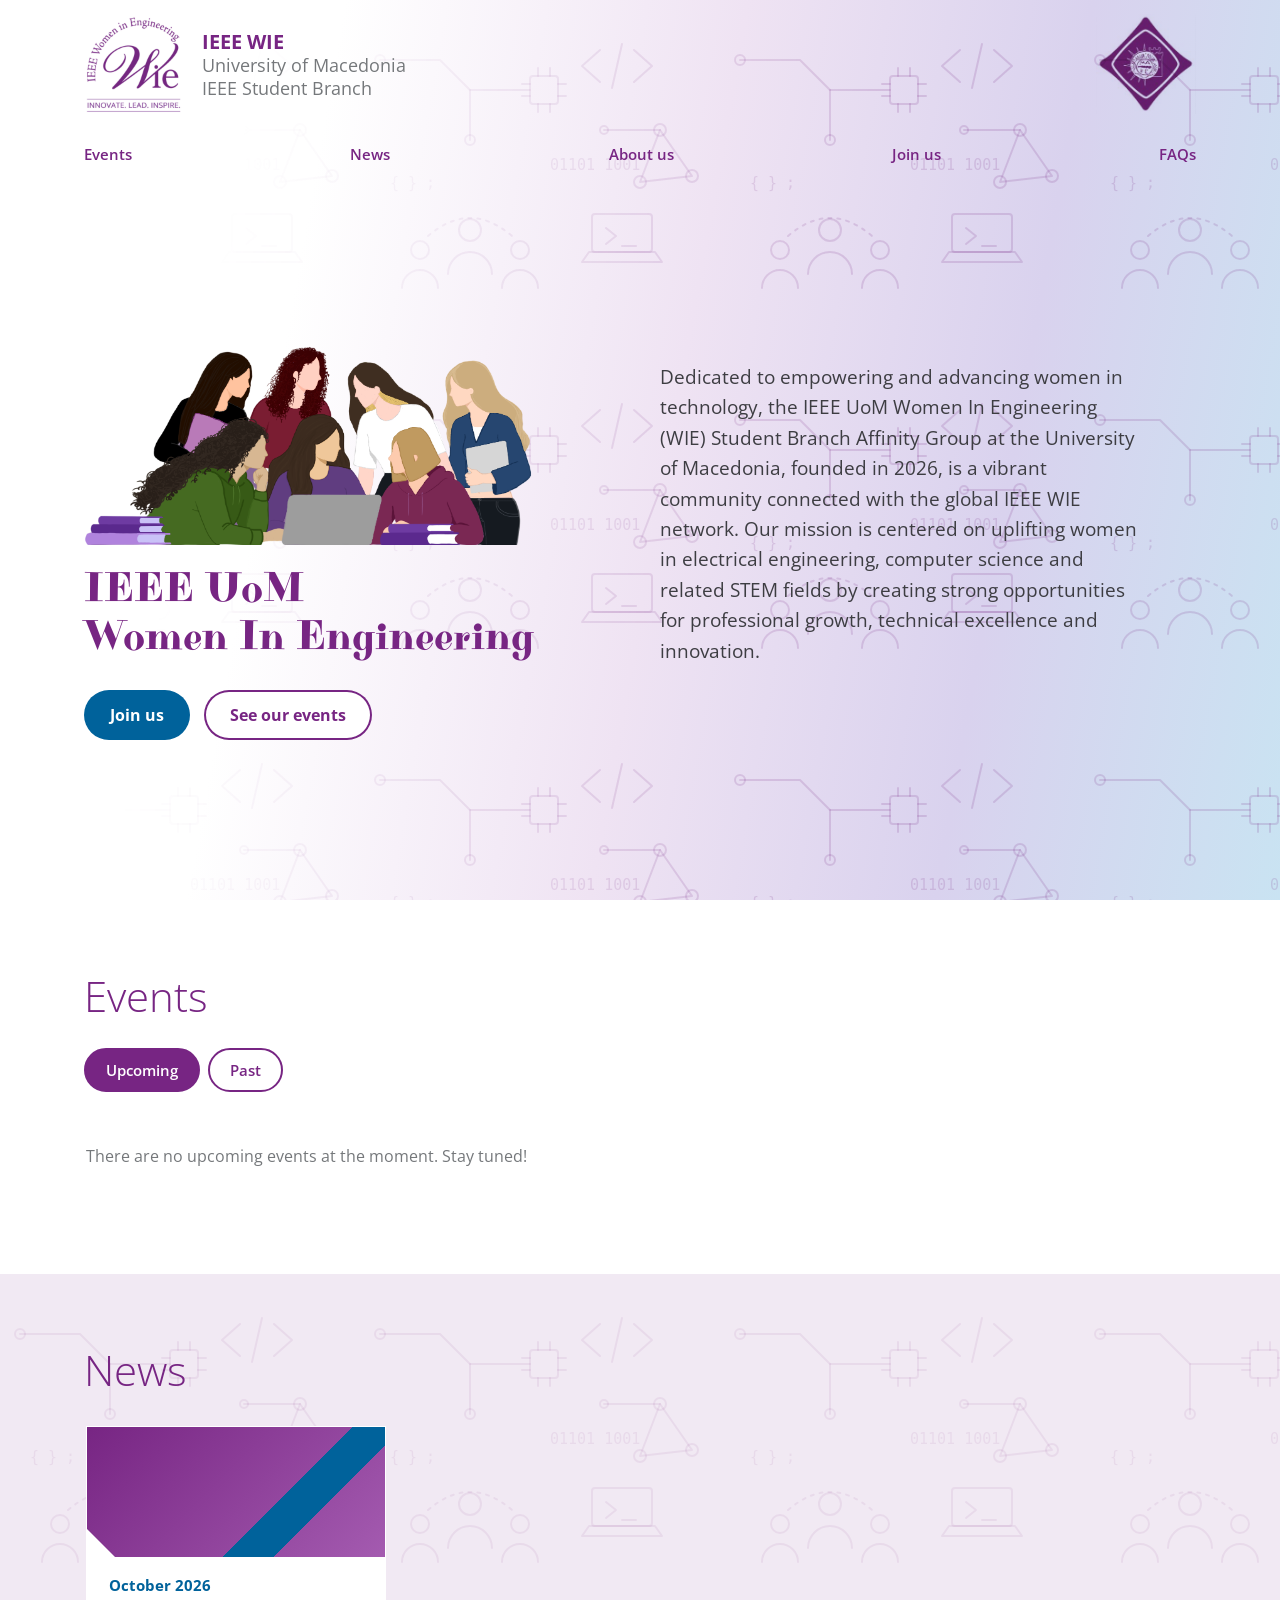
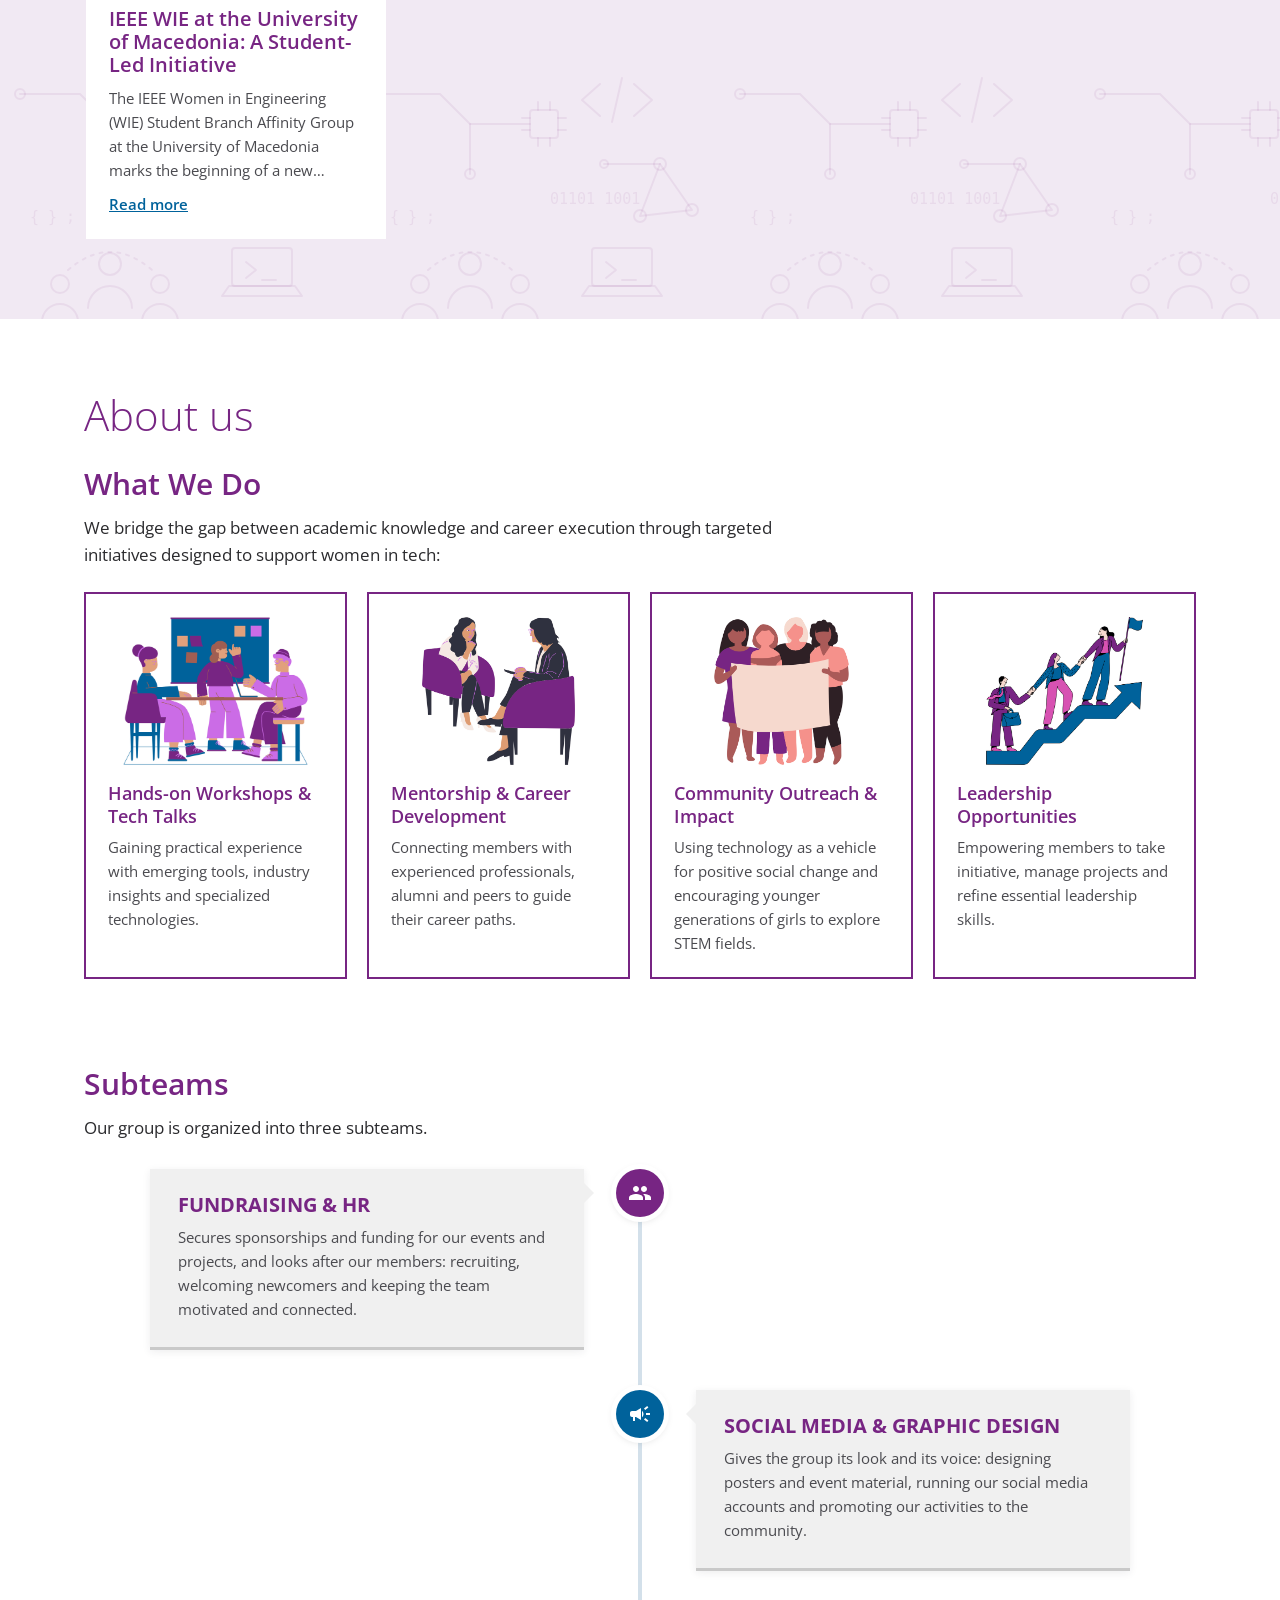
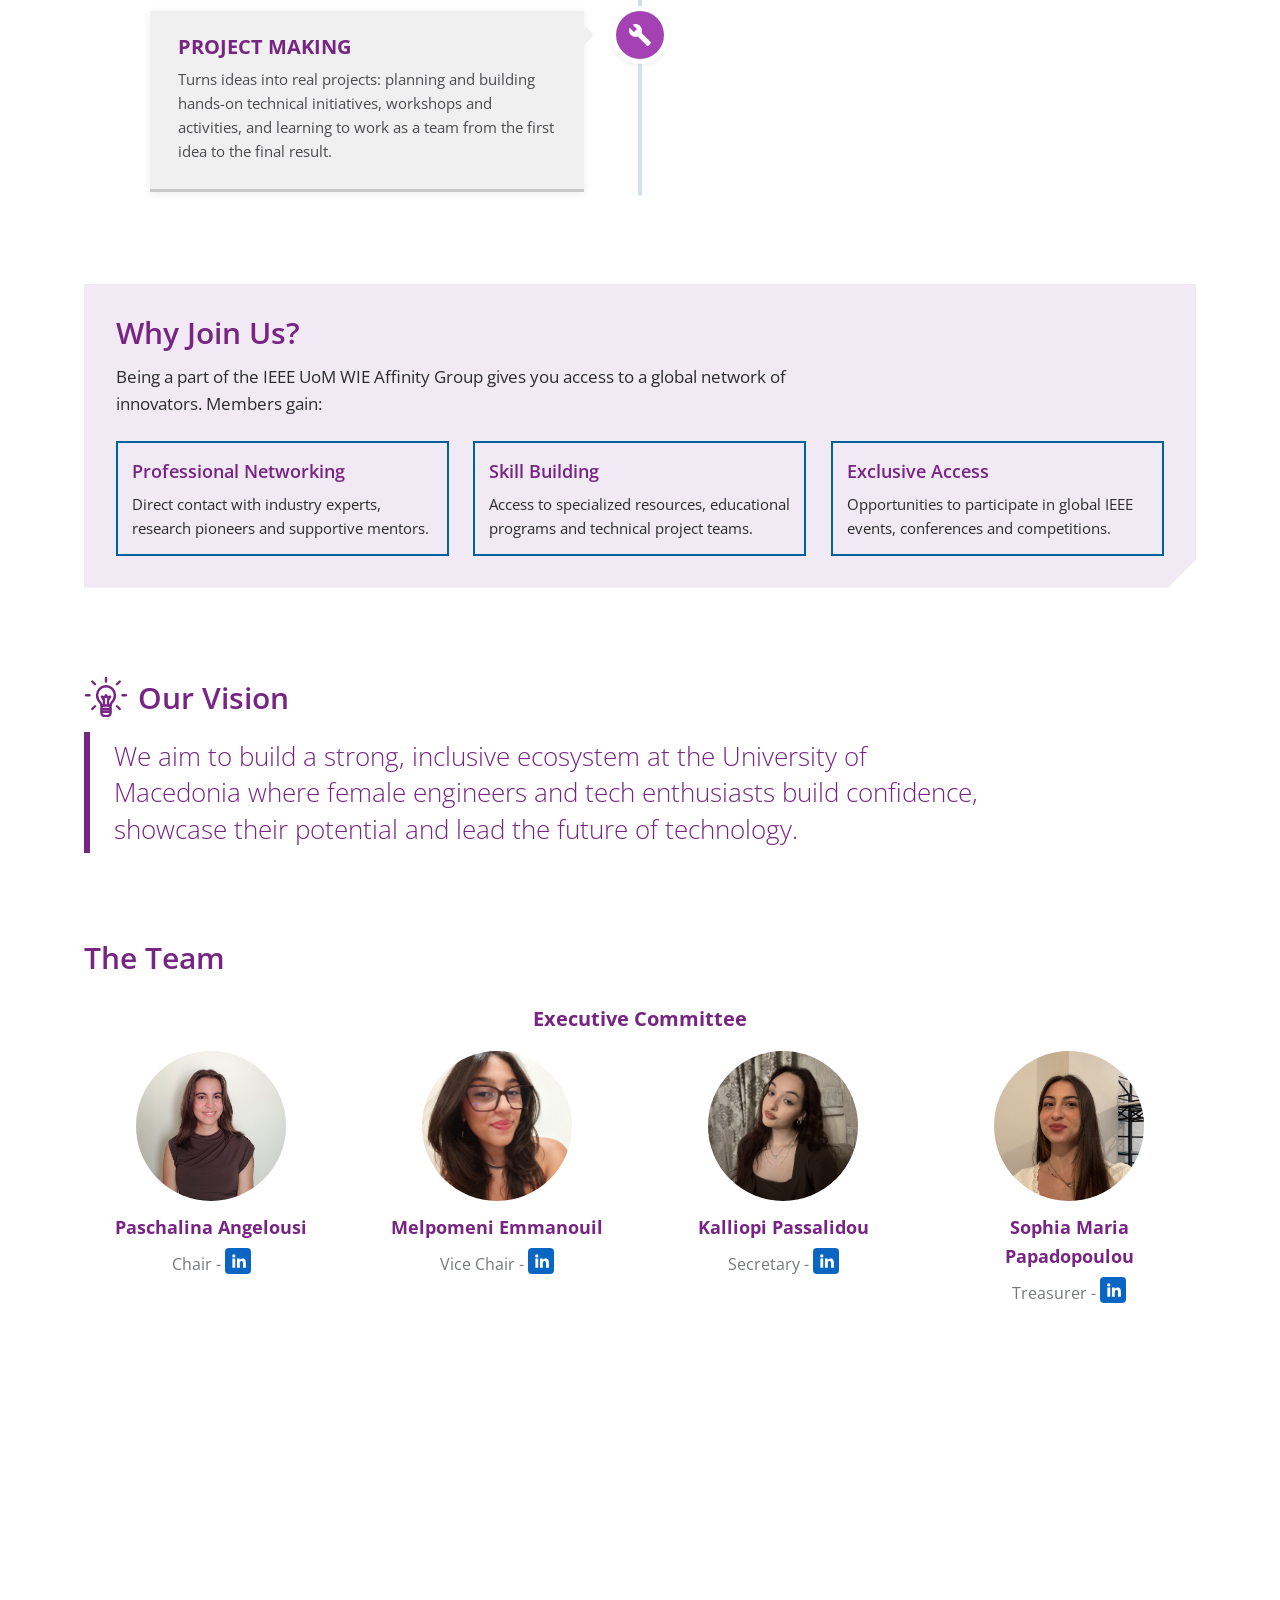
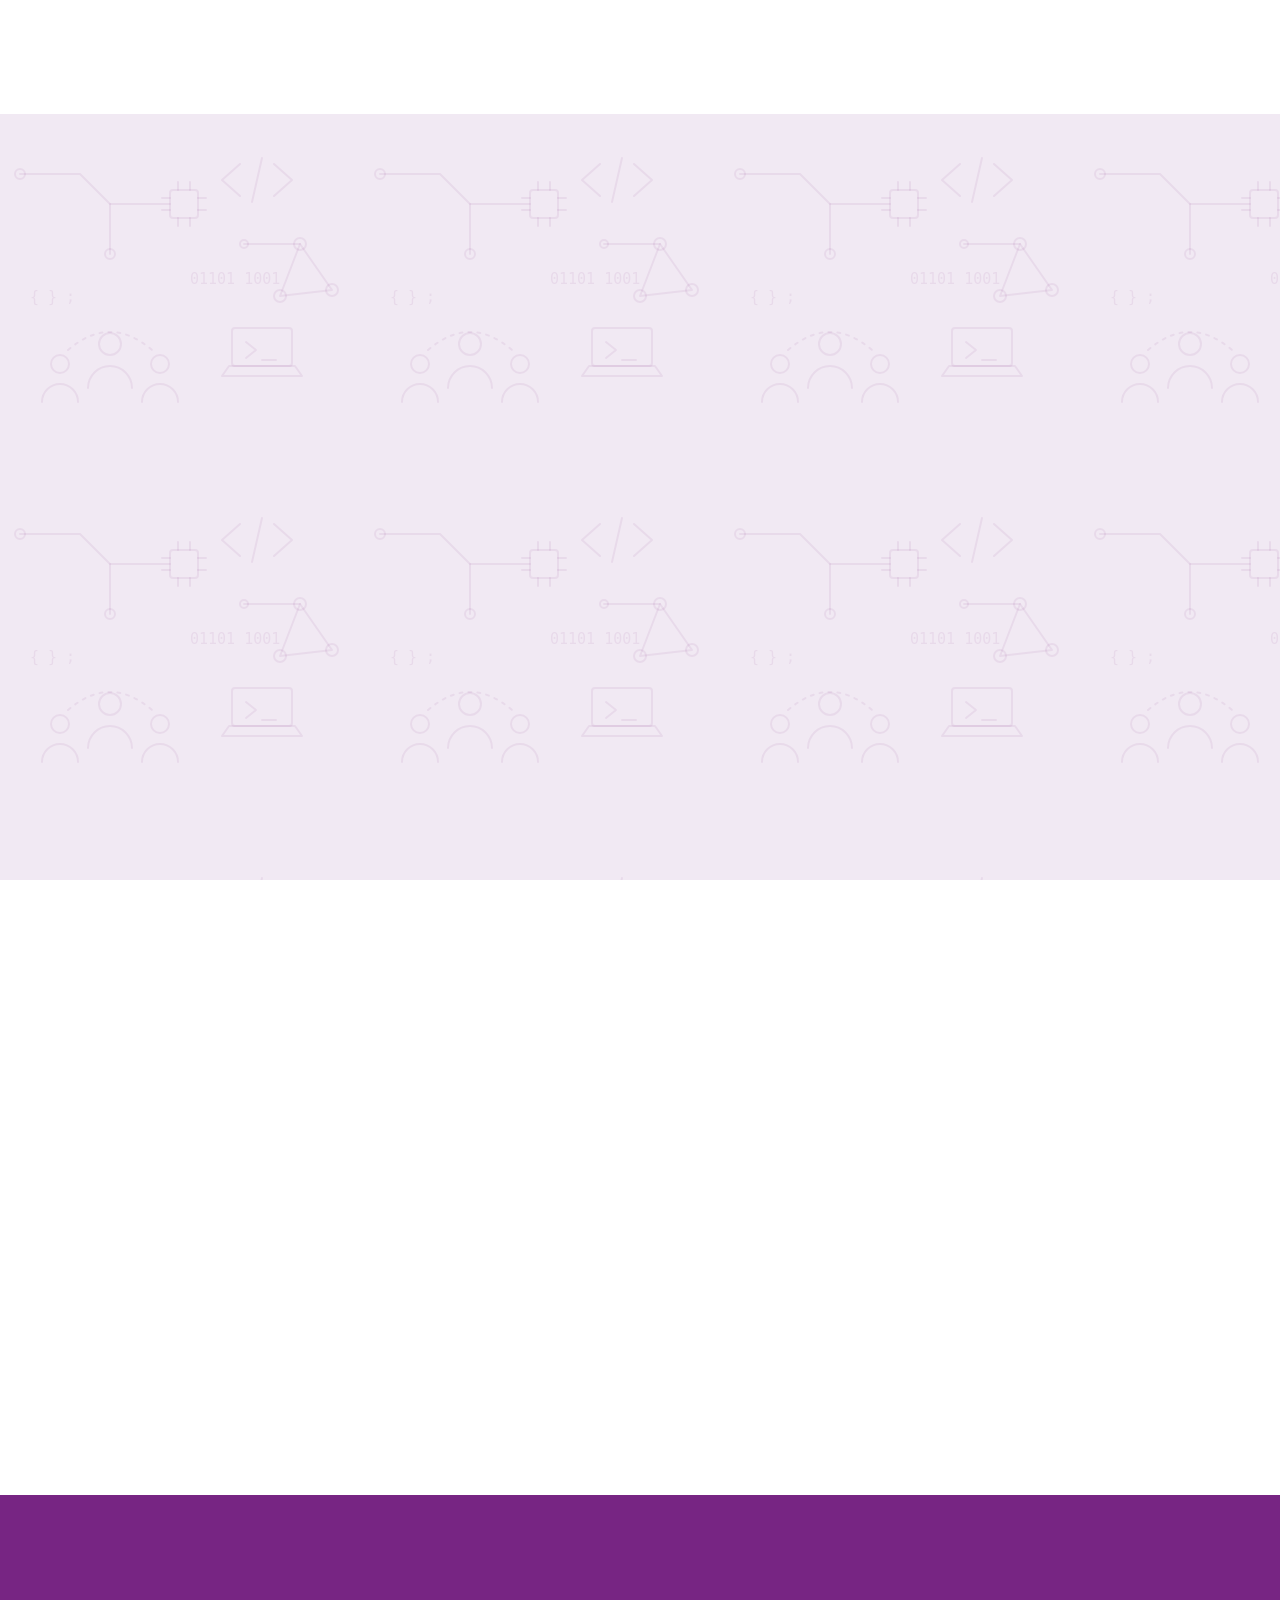
<file: wie-site/wie-site/index.html>
<!DOCTYPE html>
<html lang="en">

<head>
  <meta charset="utf-8">
  <meta name="viewport" content="width=device-width, initial-scale=1, viewport-fit=cover">
  <link rel="icon" type="image/png" href="assets/favicon.png">
  <link rel="apple-touch-icon" href="assets/favicon.png">
  <title>IEEE WIE – University of Macedonia</title>

  <!-- Fonts (Google Fonts) -->
  <link rel="preconnect" href="https://fonts.googleapis.com">
  <link rel="preconnect" href="https://fonts.gstatic.com" crossorigin>
  <link href="https://fonts.googleapis.com/css2?family=Open+Sans:wght@300;400;600;700&display=swap" rel="stylesheet">
  <!-- Tangerine is loaded but not used by any style at the moment -->
  <link rel="preconnect" href="https://fonts.googleapis.com">
<link rel="preconnect" href="https://fonts.gstatic.com" crossorigin>
<link href="https://fonts.googleapis.com/css2?family=Purple+Purse&display=swap" rel="stylesheet">

  <!-- Bitcount Ink: used for the "innovate. lead. inspire." tagline in the footer -->
  <link href="https://fonts.googleapis.com/css2?family=Bitcount+Ink:wght@100..900&display=swap" rel="stylesheet">

  <link rel="stylesheet" href="styles.css">
</head>

<body>

<main>

  <!-- ======================================================================
       HERO (includes the header with the logos)
       ====================================================================== -->
  <div class="hero">

    <header>
      <div class="container site-header">
        <img class="logo-wie" src="assets/wie-logo.png" alt="IEEE Women in Engineering – Innovate. Lead. Inspire.">
        <div class="brand-name">
          IEEE WIE
          <span>University of Macedonia<br>IEEE Student Branch</span>
        </div>
        <img class="logo-uom" src="assets/uom-logo.jpg" alt="University of Macedonia logo">
      </div>
      <!-- Navigation: a row of links on desktop, a menu button on mobile -->
      <nav class="site-nav" aria-label="Main navigation">
        <div class="container">
          <button class="nav-toggle" type="button" aria-expanded="false" aria-controls="nav-menu" aria-label="Open menu">
            <span class="nav-toggle-bar"></span>
            <span class="nav-toggle-bar"></span>
            <span class="nav-toggle-bar"></span>
          </button>

          <ul class="nav-menu" id="nav-menu">
            <li><a href="#events">Events</a></li>
            <li><a href="#news">News</a></li>
            <li><a href="#about">About us</a></li>
            <li><a href="#join">Join us</a></li>
            <li><a href="#faq">FAQs</a></li>
          </ul>
        </div>
      </nav>
    </header>

    <div class="container">

      <!-- Left column: title and buttons -->
      <div class="hero-main">

        <div class="hero-art">
    <img
     src="assets/homepage-crop.png"
    alt="Women in engineering and technology"
  > </div>
        <h1 class="tangerine-bold">IEEE UoM <br>Women In Engineering</h1>

        <!-- Keep both buttons on one line with no space between them: a gap would shift the layout -->
        <div class="hero-buttons"><a class="btn blue" href="#join">Join us</a> <a class="btn ghost" href="#events">See our events</a></div>
      </div>

      <!-- Right column: description (on mobile the order is title, text, buttons) -->
      <p class="hero-text">
        Dedicated to empowering and advancing women in technology, the IEEE UoM Women In Engineering (WIE) Student Branch Affinity Group at the University of Macedonia, founded in 2026, is a vibrant community connected with the global IEEE WIE network. Our mission is centered on uplifting women in electrical engineering, computer science and related STEM fields by creating strong opportunities for professional growth, technical excellence and innovation.
      </p>

    </div>
  </div>


  <!-- ======================================================================
       EVENTS
       The two buttons switch between the lists (see script.js).
       data-tab must match the id of the list it shows.
       ====================================================================== -->
  <section id="events">
    <div class="container">
      <h2>Events</h2>

      <div class="tabs" role="tablist">
        <button role="tab" aria-selected="true" data-tab="events-upcoming">Upcoming</button>
        <button role="tab" aria-selected="false" data-tab="events-past">Past</button>
      </div>

      <!-- Upcoming events -->
      <div class="carousel" id="events-upcoming">
        <button class="carousel-btn carousel-prev" type="button" aria-label="Previous"><svg width="24" height="24" viewBox="0 0 24 24" fill="none" stroke="currentColor" stroke-width="3" stroke-linecap="round" stroke-linejoin="round" aria-hidden="true" focusable="false"><polyline points="15 5 8 12 15 19"></polyline></svg></button>
        <div class="carousel-track" tabindex="0">
        <p class="empty-message">There are no upcoming events at the moment. Stay tuned!</p>
        </div>
        <button class="carousel-btn carousel-next" type="button" aria-label="Next"><svg width="24" height="24" viewBox="0 0 24 24" fill="none" stroke="currentColor" stroke-width="3" stroke-linecap="round" stroke-linejoin="round" aria-hidden="true" focusable="false"><polyline points="9 5 16 12 9 19"></polyline></svg></button>
        <p class="section-note"><a href="#events-upcoming" class="expand-link" data-expand="events-upcoming" role="button" aria-expanded="false" aria-controls="events-upcoming">All events</a></p>
      </div>

      <!-- Past events (hidden until the "Past" tab is selected) -->
      <div class="carousel" id="events-past" hidden>
        <button class="carousel-btn carousel-prev" type="button" aria-label="Previous"><svg width="24" height="24" viewBox="0 0 24 24" fill="none" stroke="currentColor" stroke-width="3" stroke-linecap="round" stroke-linejoin="round" aria-hidden="true" focusable="false"><polyline points="15 5 8 12 15 19"></polyline></svg></button>
        <div class="carousel-track" tabindex="0">
        <p class="empty-message">There are no past events yet.</p>
        </div>
        <button class="carousel-btn carousel-next" type="button" aria-label="Next"><svg width="24" height="24" viewBox="0 0 24 24" fill="none" stroke="currentColor" stroke-width="3" stroke-linecap="round" stroke-linejoin="round" aria-hidden="true" focusable="false"><polyline points="9 5 16 12 9 19"></polyline></svg></button>
        <p class="section-note"><a href="#events-past" class="expand-link" data-expand="events-past" role="button" aria-expanded="false" aria-controls="events-past">All events</a></p>
      </div>

    </div>
  </section>


  <!-- ======================================================================
       NEWS
       ====================================================================== -->
  <section id="news" class="section-tinted">
    <div class="container">
      <h2>News</h2>

      <div class="carousel" id="news-list">
        <button class="carousel-btn carousel-prev" type="button" aria-label="Previous"><svg width="24" height="24" viewBox="0 0 24 24" fill="none" stroke="currentColor" stroke-width="3" stroke-linecap="round" stroke-linejoin="round" aria-hidden="true" focusable="false"><polyline points="15 5 8 12 15 19"></polyline></svg></button>
        <div class="carousel-track" tabindex="0">
        <article class="card">
          <div class="placeholder-img" role="img" aria-label="Image placeholder"></div>
          <span class="card-date">October 2026</span>
          <h3>IEEE WIE at the University of Macedonia: A Student-Led Initiative</h3>

          <!-- Short text shown on the card (about 4 lines) -->
          <p>The IEEE Women in Engineering (WIE) Student Branch Affinity Group at the University of Macedonia
            marks the beginning of a new student-led initiative focused on engineering, technology, collaboration, and inclusion.</p>

          <!-- Full article: hidden on the card, shown in a pop-up when "Read more" is clicked -->
          <div class="card-full" hidden>
            <p>The establishment of the IEEE Women In Engineering (WIE) Student Branch Affinity Group at the University of Macedonia
              marks the beginning of a new student-led initiative focused on engineering, technology, collaboration, and inclusion.</p>
            <p>Founded through the initiative of seven female students, the group aims to foster a supportive community where students can exchange ideas,
              develop their skills, and explore opportunities for academic and professional growth.</p>
            <p>Through events, educational activities, networking opportunities, and collaborations with academic and industry professionals, IEEE WIE seeks to encourage
              engagement with engineering and technology while promoting an inclusive environment in which students can learn, connect, and grow together.</p>
            <p>As we begin this journey, our goal is to build a strong and active community that creates meaningful opportunities for students and contributes to a more inclusive
              future in engineering and technology. We invite students from all backgrounds to join us in shaping the future of engineering and technology at the University of Macedonia.</p>
          </div>

          <a class="card-link" href="#">Read more</a>
        </article>

        </div>
        <button class="carousel-btn carousel-next" type="button" aria-label="Next"><svg width="24" height="24" viewBox="0 0 24 24" fill="none" stroke="currentColor" stroke-width="3" stroke-linecap="round" stroke-linejoin="round" aria-hidden="true" focusable="false"><polyline points="9 5 16 12 9 19"></polyline></svg></button>
      </div>

      <p class="section-note"><a href="#news-list" class="expand-link" data-expand="news-list" role="button" aria-expanded="false" aria-controls="news-list">All news</a></p>
    </div>
  </section>


  <!-- ======================================================================
       ABOUT US
       ====================================================================== -->
  <section id="about">
    <div class="container">
      <h2>About us</h2>

      <!-- What we do: four cards, each with an illustration -->
      <div class="about-block">
        <h3 class="about-heading">What We Do</h3>
        <p class="about-intro">We bridge the gap between academic knowledge and career execution through targeted initiatives designed to support women in tech:</p>

        <div class="feature-grid">
          <article class="feature">
            <img class="feature-icon" src="assets/icon-workshops.png" alt="">
            <h4 class="feature-title">Hands-on Workshops &amp; Tech Talks</h4>
            <p>Gaining practical experience with emerging tools, industry insights and specialized technologies.</p>
          </article>

          <article class="feature">
            <img class="feature-icon" src="assets/icon-mentorship.png" alt="">
            <h4 class="feature-title">Mentorship &amp; Career Development</h4>
            <p>Connecting members with experienced professionals, alumni and peers to guide their career paths.</p>
          </article>

          <article class="feature">
            <img class="feature-icon" src="assets/icon-outreach.png" alt="">
            <h4 class="feature-title">Community Outreach &amp; Impact</h4>
            <p>Using technology as a vehicle for positive social change and encouraging younger generations of girls to explore STEM fields.</p>
          </article>

          <article class="feature">
            <img class="feature-icon" src="assets/icon-leadership.png" alt="">
            <h4 class="feature-title">Leadership Opportunities</h4>
            <p>Empowering members to take initiative, manage projects and refine essential leadership skills.</p>
          </article>
        </div>
      </div>

      <!-- Subteams: timeline -->
<div class="about-block">
  <h3 class="about-heading">Subteams</h3>
  <p class="about-intro">Our group is organized into three subteams.</p>

  <div class="timeline" id="subteams-timeline">

    <div class="tl-item">
      <span class="tl-icon" aria-hidden="true">
        <svg viewBox="0 0 24 24"><path d="M16 11c1.66 0 2.99-1.34 2.99-3S17.66 5 16 5c-1.66 0-3 1.34-3 3s1.34 3 3 3zm-8 0c1.66 0 2.99-1.34 2.99-3S9.66 5 8 5C6.34 5 5 6.34 5 8s1.34 3 3 3zm0 2c-2.33 0-7 1.17-7 3.5V19h14v-2.5c0-2.33-4.67-3.5-7-3.5zm8 0c-.29 0-.62.02-.97.05 1.16.84 1.97 1.97 1.97 3.45V19h6v-2.5c0-2.33-4.67-3.5-7-3.5z"/></svg>
      </span>
      <div class="tl-card">
        <h4>Fundraising &amp; HR</h4>
        <p>Secures sponsorships and funding for our events and projects, and looks after our members: recruiting, welcoming newcomers and keeping the team motivated and connected.</p>
      </div>
    </div>

    <div class="tl-item">
      <span class="tl-icon" aria-hidden="true">
        <svg viewBox="0 0 24 24"><path d="M18 11v2h4v-2h-4zm-2 6.61c.96.71 2.21 1.65 3.2 2.39.4-.53.8-1.07 1.2-1.6-.99-.74-2.24-1.68-3.2-2.4-.4.54-.8 1.08-1.2 1.61zM20.4 5.6c-.4-.53-.8-1.07-1.2-1.6-.99.74-2.24 1.68-3.2 2.4.4.53.8 1.07 1.2 1.6.96-.72 2.21-1.65 3.2-2.4zM4 9c-1.1 0-2 .9-2 2v2c0 1.1.9 2 2 2h1v4h2v-4h1l5 3V6L8 9H4zm11.5 3c0-1.33-.58-2.53-1.5-3.35v6.69c.92-.81 1.5-2.01 1.5-3.34z"/></svg>
      </span>
      <div class="tl-card">
        <h4>Social Media &amp; Graphic Design</h4>
        <p>Gives the group its look and its voice: designing posters and event material, running our social media accounts and promoting our activities to the community.</p>
      </div>
    </div>

    <div class="tl-item">
      <span class="tl-icon" aria-hidden="true">
        <svg viewBox="0 0 24 24"><path d="M22.7 19l-9.1-9.1c.9-2.3.4-5-1.5-6.9-2-2-5-2.4-7.4-1.3L9 6 6 9 1.6 4.7C.4 7.1.9 10.1 2.9 12.1c1.9 1.9 4.6 2.4 6.9 1.5l9.1 9.1c.4.4 1 .4 1.4 0l2.3-2.3c.5-.4.5-1.1.1-1.4z"/></svg>
      </span>
      <div class="tl-card">
        <h4>Project Making</h4>
        <p>Turns ideas into real projects: planning and building hands-on technical initiatives, workshops and activities, and learning to work as a team from the first idea to the final result.</p>
      </div>
    </div>

  </div>
</div>   

      <!-- Why join us: highlighted panel with three benefits -->
      <div class="about-block why-panel">
        <h3 class="about-heading">Why Join Us?</h3>
        <p class="about-intro">Being a part of the IEEE UoM WIE Affinity Group gives you access to a global network of innovators. Members gain:</p>

        <div class="perks">
          <div class="perk">
            <h4 class="perk-title">Professional Networking</h4>
            <p>Direct contact with industry experts, research pioneers and supportive mentors.</p>
          </div>

          <div class="perk">
            <h4 class="perk-title">Skill Building</h4>
            <p>Access to specialized resources, educational programs and technical project teams.</p>
          </div>

          <div class="perk">
            <h4 class="perk-title">Exclusive Access</h4>
            <p>Opportunities to participate in global IEEE events, conferences and competitions.</p>
          </div>
        </div>
      </div>

      <!-- Vision: large statement -->
      <div class="about-block">
        <h3 class="about-heading about-heading-icon">
          <!-- Lightbulb icon with rays (takes the heading's purple color) -->
          <svg viewBox="0 0 64 64" aria-hidden="true">
            <path d="M24 39C20 35 19 32 19 28A13 13 0 0 1 45 28C45 32 44 35 40 39C39 40.5 38.5 41.5 38.5 43L25.5 43C25.5 41.5 25 40.5 24 39Z"/>
            <path d="M29 43V35L26 30L30 31L32 28L34 31L38 30L35 35V43"/>
            <path d="M25.5 43V54Q25.5 58 32 58Q38.5 58 38.5 54V43"/>
            <path d="M25.5 48H38.5M25.5 52H38.5"/>
            <path d="M32 3V8M3 28H8M56 28H61M12 8L16 12M52 8L48 12M12 48L16 44M52 48L48 44"/>
          </svg>
          Our Vision
        </h3>
        <p class="vision">We aim to build a strong, inclusive ecosystem at the University of Macedonia where female engineers and tech enthusiasts build confidence, showcase their potential and lead the future of technology.</p>
      </div>


      <!-- Team members -->
<div class="team">
  <h3 class="team-title">The Team</h3>

  <h4 class="team-subtitle">Executive Committee</h4>
  <div class="grid team-grid">
    <div class="person">
      <!-- Η εικόνα αντικαθιστά πλήρως το placeholder div -->
      <img src="assets/Paschalina_Angelousi.jpg" alt="Paschalina Angelousi" class="avatar">
      <b>Paschalina Angelousi</b>
      <span>Chair -  </span>
      <a href="https://www.linkedin.com/in/paschalina-angelousi-9a2558331" target="_blank" rel="noopener" class="linkedin-link" aria-label="LinkedIn Profile">
          <svg viewBox="0 0 24 24"><path d="M4.5 8.8h3.8V21H4.5zM6.4 3a2.2 2.2 0 1 1 0 4.4 2.2 2.2 0 0 1 0-4.4zM10.6 8.8h3.6v1.7c.5-1 1.8-2 3.7-2 3.9 0 4.6 2.5 4.6 5.8V21h-3.8v-5.8c0-1.4 0-3.2-2-3.2s-2.3 1.5-2.3 3.1V21h-3.8z"/></svg>

      </a>
    </div>

    <div class="person">
      <img src="assets/Melpomeni_Emmanouil.jpg" alt="Melpomeni Emmanouil" class="avatar">
      <b>Melpomeni Emmanouil</b>
      <span>Vice Chair -  </span>
      <a href="https://www.linkedin.com/in/melina-emmanouil-668721287" target="_blank" rel="noopener" class="linkedin-link" aria-label="LinkedIn Profile">
          <svg viewBox="0 0 24 24"><path d="M4.5 8.8h3.8V21H4.5zM6.4 3a2.2 2.2 0 1 1 0 4.4 2.2 2.2 0 0 1 0-4.4zM10.6 8.8h3.6v1.7c.5-1 1.8-2 3.7-2 3.9 0 4.6 2.5 4.6 5.8V21h-3.8v-5.8c0-1.4 0-3.2-2-3.2s-2.3 1.5-2.3 3.1V21h-3.8z"/></svg>

      </a>
    </div>

    <div class="person">
      <img src="assets/Kalliopi_Passalidou.jpg" alt="Kalliopi Passalidou" class="avatar">
      <b>Kalliopi Passalidou</b>
      <span>Secretary -  </span>
      <a href="https://www.linkedin.com/in/kalliopi-passalidou-3412a7331" target="_blank" rel="noopener" class="linkedin-link" aria-label="LinkedIn Profile">
          <svg viewBox="0 0 24 24"><path d="M4.5 8.8h3.8V21H4.5zM6.4 3a2.2 2.2 0 1 1 0 4.4 2.2 2.2 0 0 1 0-4.4zM10.6 8.8h3.6v1.7c.5-1 1.8-2 3.7-2 3.9 0 4.6 2.5 4.6 5.8V21h-3.8v-5.8c0-1.4 0-3.2-2-3.2s-2.3 1.5-2.3 3.1V21h-3.8z"/></svg>

      </a>
    </div>

    <div class="person">
      <img src="assets/Sofia_Maria_Papadopoulou.jpg" alt="Sofia Maria Papadopoulou" class="avatar">
      <b>Sophia Maria Papadopoulou</b>
      <span>Treasurer -  </span>
      <a href="https://www.linkedin.com/in/sofia-maria-papadopoulou-4b4349332" target="_blank" rel="noopener" class="linkedin-link" aria-label="LinkedIn Profile">
          <svg viewBox="0 0 24 24"><path d="M4.5 8.8h3.8V21H4.5zM6.4 3a2.2 2.2 0 1 1 0 4.4 2.2 2.2 0 0 1 0-4.4zM10.6 8.8h3.6v1.7c.5-1 1.8-2 3.7-2 3.9 0 4.6 2.5 4.6 5.8V21h-3.8v-5.8c0-1.4 0-3.2-2-3.2s-2.3 1.5-2.3 3.1V21h-3.8z"/></svg>

      </a>
    </div>
  </div>

  <h4 class="team-subtitle"> Members </h4>
   <div class="grid team-grid">
    <div class="person">
      <!-- Η εικόνα αντικαθιστά πλήρως το placeholder div -->
      <img src="assets/Maria_Paschidou.jpg" alt="Maria Paschidou" class="avatar">
      <b>Maria Paschidou</b>
      <a href="https://www.linkedin.com/in/maria-paschidou-298128382/" target="_blank" rel="noopener" class="linkedin-link" aria-label="LinkedIn Profile">
          <svg viewBox="0 0 24 24"><path d="M4.5 8.8h3.8V21H4.5zM6.4 3a2.2 2.2 0 1 1 0 4.4 2.2 2.2 0 0 1 0-4.4zM10.6 8.8h3.6v1.7c.5-1 1.8-2 3.7-2 3.9 0 4.6 2.5 4.6 5.8V21h-3.8v-5.8c0-1.4 0-3.2-2-3.2s-2.3 1.5-2.3 3.1V21h-3.8z"/></svg>

      </a>
    </div>

    <div class="person">
      <img src="assets/Maria_Gkirgkinoudi.jpg" alt="Maria Gkirgkinoudi" class="avatar">
      <b>Maria Gkirgkinoudi</b>
      <a href="https://www.linkedin.com/in/maria-gkirgkinoudi-3883622b6/" target="_blank" rel="noopener" class="linkedin-link" aria-label="LinkedIn Profile">
          <svg viewBox="0 0 24 24"><path d="M4.5 8.8h3.8V21H4.5zM6.4 3a2.2 2.2 0 1 1 0 4.4 2.2 2.2 0 0 1 0-4.4zM10.6 8.8h3.6v1.7c.5-1 1.8-2 3.7-2 3.9 0 4.6 2.5 4.6 5.8V21h-3.8v-5.8c0-1.4 0-3.2-2-3.2s-2.3 1.5-2.3 3.1V21h-3.8z"/></svg>

      </a>
    </div>

    <div class="person">
      <img src="assets/Eleni_Maria_Anastasiou.jpg" alt="Eleni Maria Anastasiou" class="avatar">
      <b>Eleni Maria Anastasiou</b>
      <a href="https://www.linkedin.com/in/eleni-maria-anastasiou-708b73329/" target="_blank" rel="noopener" class="linkedin-link" aria-label="LinkedIn Profile">
          <svg viewBox="0 0 24 24"><path d="M4.5 8.8h3.8V21H4.5zM6.4 3a2.2 2.2 0 1 1 0 4.4 2.2 2.2 0 0 1 0-4.4zM10.6 8.8h3.6v1.7c.5-1 1.8-2 3.7-2 3.9 0 4.6 2.5 4.6 5.8V21h-3.8v-5.8c0-1.4 0-3.2-2-3.2s-2.3 1.5-2.3 3.1V21h-3.8z"/></svg>

      </a>
    </div>

  </div>
</div>
</section>

  <!-- ======================================================================
       JOIN US
       
       ====================================================================== -->
  <section id="join" class="section-tinted">
    <div class="container join-grid">

      <!-- Benefits -->
      <div>
        <h2>Join us</h2>
        <p>Join our community of students interested in technology, engineering, and STEM, regardless of gender or department. What you gain:</p>
        <ul class="benefits-list">
          <li>Events, workshops and talks by professionals</li>
          <li>Networking with students and professionals</li>
          <li>Leadership and professional development</li>
          <li>Opportunities to connect with the global IEEE WIE community</li>
        </ul>
      </div>

      <!-- Application form -->
      <div class="google-form-container">
        <iframe
          src="https://docs.google.com/forms/d/e/1FAIpQLScLERFDL514TYAkr6cRT3bjlRweTsRb6JiuDhUrTJkx9m4njw/viewform?usp=publish-editor"
          title="IEEE WIE UoM – Join Us form"
          loading="lazy">Loading…</iframe>
      </div>

    </div>
  </section>


  <!-- ======================================================================
       FAQs
       Each <details> is one question; it opens and closes on click.
       ====================================================================== -->
  <section id="faq">
    <div class="container">
      <h2>FAQs</h2>

      <details>
        <summary>How can I join the IEEE WIE team at the University of Macedonia?</summary>
        <p>Fill out our Join Us form to express your interest in becoming part of our community!</p>
      </details>

      <details>
        <summary>Is IEEE WIE only for women?</summary>
        <p>IEEE WIE welcomes individuals of all genders and backgrounds who share an interest in technology and engineering.</p>
      </details>


      <details>
        <summary>Does IEEE WIE membership cost anything?</summary>
        <p>IEEE WIE membership costs US$25 per year and is free to IEEE Student, Graduate Student, and Life Members.</p>
      </details>

      <details>
        <summary>How much time does it take to participate?</summary>
        <p>Participation is flexible! You can choose how much time to dedicate based on your availability and interests.</p>
      </details>

      <details>
        <summary>Do I need experience in technology to participate?</summary>
        <p>No! Everyone interested in technology, engineering, and STEM is welcome. You don't need previous experience, just curiosity and a willingness to learn.</p>
      </details>

      <details>
        <summary>How can I contact you?</summary>
        <p>Feel free to email us or send us a message on social media.</p>
      </details>
    </div>
  </section>

</main>


<!-- ========================================================================
     FOOTER: logos, social links, IEEE note
     Replace the "#" links and the email address with the real ones.
     ======================================================================== -->
<footer>
  <div class="container footer-inner">

    <p class="footer-tagline">Innovate. Lead. Inspire.</p>

    <div class="footer-logos">
      <!-- White version of the WIE logo, for the dark purple background -->
     <a href="https://wie.ieee.org/" target=""blank">
      <img class="logo-wie" src="assets/wie-logo-white.png" alt="IEEE Women in Engineering">
      </a>
      <a href="" target="_blank">
      <img href="" class="logo-uom" src="assets/uom-logo.jpg" alt="University of Macedonia">
      </a>
      <a href="https://www.ieee.org/" target="_blank">
      <img class="logo-ieee" src="assets/ieee_logo.png" alt="IEEE logo">
      </a>
    </div>
    

    <div class="footer-social">
      <p class="footer-social-title">Where to find us?</p>
 
    <div class="social-links">
      <a href="https://www.instagram.com/wie.uom/" aria-label="Instagram">
        <svg viewBox="0 0 24 24"><path d="M12 7.2A4.8 4.8 0 1 0 12 16.8 4.8 4.8 0 0 0 12 7.2zm0 7.9a3.1 3.1 0 1 1 0-6.2 3.1 3.1 0 0 1 0 6.2zM17.1 5.6a1.1 1.1 0 1 0 0 2.2 1.1 1.1 0 0 0 0-2.2zM7.5 2h9A5.5 5.5 0 0 1 22 7.5v9a5.5 5.5 0 0 1-5.5 5.5h-9A5.5 5.5 0 0 1 2 16.5v-9A5.5 5.5 0 0 1 7.5 2zm0 1.8A3.7 3.7 0 0 0 3.8 7.5v9a3.7 3.7 0 0 0 3.7 3.7h9a3.7 3.7 0 0 0 3.7-3.7v-9a3.7 3.7 0 0 0-3.7-3.7z"/></svg>
      </a>

      <a href="#" aria-label="LinkedIn">
        <svg viewBox="0 0 24 24"><path d="M4.5 8.8h3.8V21H4.5zM6.4 3a2.2 2.2 0 1 1 0 4.4 2.2 2.2 0 0 1 0-4.4zM10.6 8.8h3.6v1.7c.5-1 1.8-2 3.7-2 3.9 0 4.6 2.5 4.6 5.8V21h-3.8v-5.8c0-1.4 0-3.2-2-3.2s-2.3 1.5-2.3 3.1V21h-3.8z"/></svg>
      </a>

      <a href="mailto:wie@uom.edu.gr" aria-label="Email">
        <svg viewBox="0 0 24 24"><path d="M3 5h18a1 1 0 0 1 1 1v12a1 1 0 0 1-1 1H3a1 1 0 0 1-1-1V6a1 1 0 0 1 1-1zm9 7.2L4.6 7 4 8.4l8 5.5 8-5.5L19.4 7z"/></svg>
      </a>
    </div>
    </div>

    <p class="footer-note">IEEE Women in Engineering is a sub-brand of IEEE. Visit <a href="https://wie.ieee.org">wie.ieee.org</a>.</p>
    <p class="copyright">&copy; 2026 IEEE WIE - University of Macedonia </p>

  </div>
</footer>

<script src="script.js?v=13"></script>
</body>

</html>
</file>
<file: wie-site/wie-site/styles.css>
/* ==========================================================================
   IEEE WIE – University of Macedonia
   Stylesheet

   Contents
     1. Design tokens (colors) & base styles
     2. Layout helpers & buttons
     3. Header (logos + group name)
     4. Hero
     5. Sections (shared) & cards
     6. Events
     7. News
     8. About us
     9. Join us (form)
    10. FAQs
    11. Footer
    12. Mobile (max-width: 760px)
    13. Reduced motion
   ========================================================================== */


/* ==========================================================================
   1. DESIGN TOKENS & BASE STYLES
   Brand colors come from the IEEE WIE identity guidelines.
   ========================================================================== */

:root {
  --purple: #772583;   /* primary */
  --blue:   #00629B;   /* accent */
  --lightpurple:  #a441b3;   /* accent */
  --gray:   #75787B;   /* secondary text */
  --ink:    #2b2b2e;   /* body text */
  --tint:   #F1E9F3;   /* light purple background */
  --line:   #E3D6E6;   /* borders & dividers */
  --bg:     #fff;
}

:root {
  color-scheme: light;   /* the logo is only allowed on light backgrounds */
  box-sizing: border-box;
  padding-top: env(safe-area-inset-top, 0px);       /* phone notches */
  padding-bottom: env(safe-area-inset-bottom, 0px);
}

*,
*::before,
*::after{
  box-sizing: inherit;
}

html {
  -webkit-text-size-adjust: 100%;   /* phones never inflate the text */
  text-size-adjust: 100%;
  scroll-behavior: smooth;
  scroll-padding-top: 64px;   /* space kept above an anchor when scrolling to it */
}

body {
  margin: 0;
  background: var(--bg);
  color: var(--ink);
  font: 400 17px/1.6 "Open Sans", Calibri, Arial, sans-serif;
}

a {
  color: var(--blue);
}

:focus-visible {
  outline: 3px solid var(--blue);
  outline-offset: 3px;
}

h1,
h2,
h3 {
  font-weight: 300;
  color: var(--purple);
  line-height: 1.15;
  margin: 0;
}

h2 {
  font-size: clamp(30px, 5vw, 42px);
  margin-bottom: 28px;
}

h3 {
  font-size: 20px;
  font-weight: 600;
}

/* Elements with the "hidden" attribute stay hidden (used by the events tabs) */
[hidden] {
  display: none !important;
}


/* ==========================================================================
   2. LAYOUT HELPERS & BUTTONS
   ========================================================================== */

/* Centered content column used by every section */
.container {
  max-width: 1080px;
  margin: 0 auto;
  padding: 0 20px;
}

/* Default button: green, pill-shaped */
.btn {
  display: inline-block;
  padding: 14px 26px;
  text-decoration: none;
  background: var(--blue);
  color: #1c2b06;
  border: 0;
  font: 700 16px "Open Sans", sans-serif;
  cursor: pointer;
  border-radius: 999px;
}

.btn:hover {
  background: #8fd12e;
}

/* Variant: white button (e.g. "See our events") */
.btn.ghost {
  background: #fff;
  color: var(--purple);
  margin-left: 10px;
}

/* Variant: blue button (e.g. "Join us") */
.btn.blue {
  background: var(--blue);
  color: #fff;
}

.btn.blue:hover {
  background: #0a77b8;
}


/* ==========================================================================
   3. HEADER (logos + group name)
   The header sits inside the hero, so it shares the hero's gradient.
   ========================================================================== */

.site-header {
  position: relative;
  display: flex;
  align-items: center;
  gap: 18px;
  padding: 14px 20px;
}

/* "multiply" makes the white background of the logo images transparent */
.site-header img {
  mix-blend-mode: multiply;
}

.site-header .logo-wie {
  width: 100px;
  height: 100px;
}

.site-header .logo-uom {
  width: 100px;
  height: 100px;
  margin-left: auto;   /* pushes the university logo to the right edge */
}

.site-header .brand-name {
  font-weight: 700;
  font-size: 20px;
  line-height: 1.25;
  color: var(--purple);
}

.site-header .brand-name span {
  display: block;
  font-weight: 400;
  color: var(--gray);
  font-size: 16px;
}

/* ==========================================================================
   3b. NAVIGATION (under the logos)
   No background of its own: the hero gradient shows through.
   On desktop it is a row of links; on mobile see section 12.
   ========================================================================== */


.nav-menu {
  list-style: none;
  margin: 0;
  padding: 0;
  display: flex;
  flex-wrap: wrap;
  justify-content: space-between;
  width:100%;
  gap: 0 28px;
}

.nav-menu a {
  display: block;
  padding: 14px 0;
  color: var(--purple);
  font-weight: 600;
  font-size: 16px;
  text-decoration: none;
}

/* Blue underline on hover / keyboard focus */
.nav-menu a:hover,
.nav-menu a:focus-visible {
  box-shadow: inset 0 -3px 0 var(--blue);
}

/* The menu button (three lines) only exists on mobile */
.nav-toggle {
  display: none;
}

/* ==========================================================================
   4. HERO
   Gradient background + faint circuit pattern on the left-to-right fade.
   ========================================================================== */

.hero {
  position: relative;
  overflow: hidden;
  margin-top: 0;
  padding: 0 0 88px;
  display: flex;
  flex-direction: column;
  min-height: 100vh;    /* fallback for older browsers */
  min-height: 100svh;   /* exactly the visible screen height */
  background: linear-gradient(
    100deg,
    #fff 0%,
    #fff 24%,
    #EFE3F3 52%,
    #D9D2EE 76%,
    #C9E3F2 100%
  );
  color: var(--ink);
  animation: fade-in 1.5s ease-out;
}

@keyframes fade-in {
  from { 
    opacity: 0;
    transform: translateY(20px); }
  to   { 
    opacity: 1;
    transform: translateY(0); }
}


/* Faint circuit pattern, fading in from the left */
.hero::before {
  content: "";
  position: absolute;
  inset: 0;
  background: url("assets/pattern-hero.svg") 0 0 / 360px 360px;
  -webkit-mask-image: linear-gradient(100deg, transparent 18%, #000 62%);
  mask-image: linear-gradient(100deg, transparent 18%, #000 62%);
  pointer-events: none;
}

/* Keeps the content above the ::before pattern */
.hero .container {
  position: relative;
}

/* Two columns: text on the left, illustration on the right */
.hero > .container {
  margin-top: 36px;
  display: grid;
  grid-template-columns: 1fr 1fr;
  gap: 40px;
  align-items: center;
  width: 100%;
  flex: 1;
  align-content: center;
}

.hero-main {
  display: flex;
  flex-direction: column;
  align-items: flex-start; 
  text-align: left;  
}

/* Illustration above the main title */
.hero-main .hero-art {
  display: flex;
  justify-content: center;
  align-items: center;
  margin-bottom: 20px;
}

.hero-main .hero-art img {
  display: block;
  width: 100%;
  max-width: 100%;
  max-height: 50vh;
  height: auto;
  object-fit: contain;
}

.hero-main {
  display: flex;
  flex-direction: column;
  align-items: flex-start; 
  text-align: left;  
}

/* Illustration above the main title */
.hero-main .hero-art {
  display: flex;
  justify-content: center;
  align-items: center;
  margin-bottom: 20px;
}

.hero-main .hero-art img {
  display: block;
  width: 100%;
  max-width: 400px;
  max-height: 32vh;
  height: auto;
  object-fit: contain;
}

.hero h1 {
  color: var(--purple);
  font-size: clamp(30px, 5vw, 42px);
  margin-bottom: 28px;
}

/* Description text: right column on desktop */
.hero .hero-text {
  max-width: 46ch;
  font-size: 19px;
  margin: 0;
  justify-self: end;
  color: #3d3d42;
}

.hero .btn.ghost {
  box-shadow: inset 0 0 0 2px var(--purple);   /* purple outline */
}

/* Tangerine font for the main hero title*/

.tangerine-bold {
  font-family: "Purple Purse", serif;
  font-weight: 500;
  font-style: normal;
}


/* ==========================================================================
   5. SECTIONS (shared) & CARDS
   ========================================================================== */

section {
  padding: 72px 0;
}

/* Tinted sections (News, Join us): light purple + faint circuit pattern */
section.section-tinted {
  background: url("assets/pattern-section.svg") 0 0 / 360px 360px, var(--tint);
}

.grid {
  display: grid;
  gap: 20px;
  grid-template-columns: repeat(auto-fill, minmax(250px, 1fr));
}

/* Horizontal scroll row (Events, News) with Netflix-style arrows.
   .carousel-track scrolls sideways, the arrows are added by script.js logic. */
.carousel {
  position: relative;
}

.carousel[hidden] {
  display: none;
}

.carousel-track {
  display: flex;
  gap: 20px;
  overflow-x: auto;
  overflow-y: hidden;
  padding: 4px 2px 8px;          /* room for focus outlines */
  scroll-snap-type: x mandatory;
  scroll-behavior: smooth;
  scrollbar-width: none;         /* hide the scrollbar (Firefox) */
  -ms-overflow-style: none;
  overscroll-behavior-x: contain;
}

.carousel-track::-webkit-scrollbar {
  display: none;                 /* hide the scrollbar (Chrome, Safari) */
}

.carousel-track > .card {
  flex: 0 0 280px;
  scroll-snap-align: start;
}

.carousel-track .card h3 {
  display: -webkit-box;
  -webkit-line-clamp: 3;
  line-clamp: 3;
  -webkit-box-orient: vertical;
  overflow: hidden;
}

.carousel-track .card > p {
  display: -webkit-box;
  -webkit-line-clamp: 4;
  line-clamp: 4;
  -webkit-box-orient: vertical;
  overflow: hidden;
}

/* Pop-up with the full article */
.article-dialog {
  width: min(720px, calc(100% - 32px));
  max-height: 85vh;
  padding: 32px 28px 28px;
  border: 0;
  background: #fff;
  color: var(--ink);
  box-shadow: 0 10px 40px rgba(0, 0, 0, .35);
  overflow-y: auto;
}

.article-dialog::backdrop {
  background: rgba(0, 0, 0, .55);
}

.article-dialog h3 {
  margin: 6px 0 16px;
}

.article-body p {
  margin: 0 0 14px;
  font-size: 16px;
  line-height: 1.6;
}

.article-close {
  position: absolute;
  top: 8px;
  right: 12px;
  width: 36px;
  height: 36px;
  border: 0;
  background: none;
  color: var(--purple);
  font-size: 28px;
  line-height: 1;
  cursor: pointer;
}

body:has(.article-dialog[open]) {
  overflow: hidden;   /* page behind the pop-up does not scroll */
}

/* Message shown when a list has no items */
.empty-message {
  flex: 1;
  margin: 0;
  padding: 24px 0;
  color: var(--gray);
  font-size: 16px;
}

/* "All news": the row turns into a grid that shows every item (see script.js) */
.carousel.is-expanded .carousel-track {
  display: grid;
  grid-template-columns: repeat(auto-fill, minmax(250px, 1fr));
  overflow: visible;
}

.carousel.is-expanded .carousel-btn {
  display: none;
}

.carousel.is-expanded .carousel-track > .card {
  flex: none;
}

/* Back / forward arrows, centered vertically over the edges of the row */
.carousel-btn {
  position: absolute;
  top: 50%;
  transform: translateY(-50%);
  z-index: 2;
  width: 46px;
  height: 46px;
  margin-right: -23px;
  margin-left: -23px;
  padding: 0;
  display: grid;
  place-items: center;
  border: 0;
  border-radius: 50%;
  background: var(--purple);
  color: #fff;
  box-shadow: 0 2px 10px rgba(0, 0, 0, .25);
  cursor: pointer;
  opacity: 1;            /* always visible, no hover needed */
  transition: opacity .2s, background .2s;
}

.carousel-prev { left: -14px; }
.carousel-next { right: -14px; }

.carousel-btn svg {
  display: block;
  width: 24px;
  height: 24px;
  flex: none;
}

.carousel-btn:hover {
  background: var(--blue);
}

/* Everything fits on screen: no arrows (script.js adds .is-scrollable when needed) */
.carousel:not(.is-scrollable) .carousel-btn {
  display: none;
}

/* Nothing more to scroll in that direction: the arrow fades out */
.carousel-btn:disabled {
  opacity: .3;
  cursor: default;
  pointer-events: none;
}

@media (max-width: 760px) {
  .carousel-track > .card { flex-basis: 78%; }
  .carousel-btn { width: 38px; height: 38px; }
  .carousel-prev { left: -6px; }
  .carousel-next { right: -6px; }
}

.card {
  background: #fff;
  border: 1px solid var(--line);
  padding: 22px;
  display: flex;
  flex-direction: column;
  gap: 10px;
}

.section-tinted .card {
  border-color: transparent;
}

.card p {
  margin: 0;
  color: #4a4a4f;
  font-size: 15px;
}

.card-date {
  font-weight: 700;
  color: var(--blue);
  font-size: 15px;
}

.card .card-link {
  margin-top: auto;   /* keeps the link at the bottom of the card */
  font-weight: 600;
  font-size: 15px;
}

/* Placeholder image at the top of a card (replace with a real photo later).
   Purple gradient with a blue diagonal stripe and a cut bottom-left corner. */
.placeholder-img {
  height: 130px;
  margin: -22px -22px 6px;
  background:
    linear-gradient(135deg, transparent 0 62%, var(--blue) 62% 74%, transparent 74%),
    linear-gradient(135deg, var(--purple), #a45bb0);
  clip-path: polygon(0 0, 100% 0, 100% 100%, 28px 100%, 0 calc(100% - 28px));
}

.section-note {
  font-size: 14px;
  color: var(--gray);
  margin-top: 18px;
}


/* ==========================================================================
   6. EVENTS
   Tabs switch between the "upcoming" and "past" lists (see script.js).
   ========================================================================== */

.tabs {
  display: flex;
  gap: 8px;
  margin-bottom: 24px;
}

.tabs button {
  border-radius: 999px;
  font: 600 15px "Open Sans", sans-serif;
  padding: 10px 20px;
  border: 2px solid var(--purple);
  background: #fff;
  color: var(--purple);
  cursor: pointer;
}

/* Active tab */
.tabs button[aria-selected="true"] {
  background: var(--purple);
  color: #fff;
}


/* ==========================================================================
   7. NEWS
   Uses the shared .carousel and .card styles (section 5).
   ========================================================================== */


/* ==========================================================================
   8. ABOUT US
   ========================================================================== */

/* Block titles inside About us: What We Do / Why Join Us? / Our Vision */
.about-block {
  margin-top: 64px;
}

.about-block:first-of-type {
  margin-top: 0;
}

.about-heading {
  font-size: clamp(24px, 3.5vw, 30px);
  margin-bottom: 12px;
}

/* Heading with an icon on its left (used by "Our Vision") */
.about-heading-icon {
  display: flex;
  align-items: center;
  gap: 10px;
}

.about-heading-icon svg {
  width: 44px;
  height: 44px;
  flex: none;
  fill: none;
  stroke: currentColor;   /* same purple as the heading text */
  stroke-width: 3.5;
  stroke-linecap: round;
  stroke-linejoin: round;
}

.about-intro {
  max-width: 70ch;
  margin: 0 0 24px;
}

/* "What We Do": four illustrated cards with a purple top edge */
.feature-grid {
  display: grid;
  gap: 30px;
  grid-template-columns: repeat(auto-fit, minmax(220px, 1fr));
}

.feature {
  background: #fff;
  border: 1px solid var(--line);
  border-top: 2px solid var(--purple);
  border-bottom: 2px solid var(--purple);
  border-left: 2px solid var(--purple);
  border-right: 2px solid var(--purple);
  padding: 20px;
}

/* Illustration at the top of each card.
   The images are cropped to their content; object-fit keeps their proportions. */
.feature-icon {
  display: block;
  width: 100%;
  height: 150px;
  object-fit: contain;
}

.feature-title {
  font-size: 18px;
  font-weight: 600;
  line-height: 1.25;
  color: var(--purple);
  margin: 16px 0 8px;
}

.feature p {
  margin: 0;
  font-size: 15px;
  color: #4a4a4f;
}

/* "Why Join Us?": light purple panel with a cut bottom-right corner */
.why-panel {
  background: var(--tint);
  padding: 32px;
  clip-path: polygon(0 0, 100% 0, 100% calc(100% - 28px), calc(100% - 28px) 100%, 0 100%);
}

.perks {
  display: grid;
  gap: 24px;
  grid-template-columns: repeat(auto-fit, minmax(220px, 1fr));
}

.perk {
  border-top: 2px solid var(--blue);
  border-bottom: 2px solid var(--blue);
  border-left: 2px solid var(--blue);
  border-right: 2px solid var(--blue);
  padding-top: 14px;
  padding-bottom: 14px;
  padding-left: 14px;
  padding-right: 14px;
}

.perk-title {
  font-size: 18px;
  font-weight: 600;
  color: var(--purple);
  margin: 0 0 6px;
}

.perk p {
  margin: 0;
  font-size: 15px;
}

/* "Our Vision": large statement with a purple bar on the left */
.vision {
  max-width: 60ch;
  margin: 0;
  padding: 6px 0 6px 24px;
  border-left: 6px solid var(--purple);
  font-size: clamp(20px, 3vw, 26px);
  font-weight: 300;
  line-height: 1.4;
  color: var(--purple);
}

/* Team members */
.team {
  margin-top: 64px;
}

.team-title {
  margin-bottom: 18px;
}

.team-subtitle {
  margin: 28px 0 16px;
  color :var(--purple);
}

.team-grid {
  grid-template-columns: repeat(auto-fill, minmax(160px, 1fr));
}

.person {
  text-align: left;
  color:var(--purple);
}

/* Photo placeholder with a cut bottom-right corner */
.person .avatar {
  aspect-ratio: 1;
  background: var(--line);
  margin-bottom: 10px;
  clip-path: polygon(0 0, 100% 0, 100% calc(100% - 22px), calc(100% - 22px) 100%, 0 100%);
  width: 150px; /* Ρύθμισε το μέγεθος ανάλογα με το design σου */
  height: 150px;
  border-radius: 50%; /* Ή 8px/12px αν θέλεις τετράγωνο με στρογγυλεμένες γωνίες */
  object-fit: cover; /* Εξασφαλίζει ότι η εικόνα γεμίζει το πλαίσιο χωρίς να παραμορφώνεται */
  display: block;

}

/* Alt κείμενο μέσα στο frame όταν η φωτογραφία λείπει */
.person .avatar-fallback {
  display: flex;
  align-items: center;
  justify-content: center;
  box-sizing: border-box;
  padding: 18px;
  text-align: center;
  overflow: hidden;
}

.person .avatar-fallback span {
  display: block;
  color: var(--purple);
  font-size: 13px;
  line-height: 1.3;
  overflow-wrap: anywhere;
}

.person b {
  display: block;
}

.person span {
  color: var(--gray);
  font-size: 15px;
}

.linkedin-link{
  display:inline-flex;
  align-items:center;
  justify-content:center;
  width: 22px;
  height: 22px;
  margin-top: 6px;
  margin-bottom: 20px;
  color:#fff;
  background-color: #0a66c2;
  border-radius: 4px;
  text-decoration: none;
  transition: transform 0.2s, background-color 0.2s;

}

.linkedin-link:hover, .linkedin-link:focus-visible {
  transform: translateY(-2px);
  background-color: #004182;
  color: #fff;
}

.linkedin-link svg {
  display: block;
  width:16px;
  height:16px;
  fill: currentColor;
}


/* ==========================================================================
   9. JOIN US (benefits list + form)
   ========================================================================== */

.join-grid {
  display: grid;
  gap: 40px;
  grid-template-columns: 1fr 1fr;
  align-items: start;
}

.benefits-list {
  padding-left: 20px;
  margin: 0;
}

.benefits-list li {
  margin-bottom: 8px;
}



/* Google Form embed: fluid card, works on desktop and mobile */
.join-grid > * {
  min-width: 0;            /* lets grid columns shrink instead of overflowing */
}

.google-form-container {
  width: 100%;
  max-width: 640px;
  justify-self: end;
  background: #fff;
  border: 1px solid var(--line);
  border-radius: 12px;
  box-shadow: 0 6px 24px rgba(119, 37, 131, 0.10);
  overflow: hidden;
}

.google-form-container iframe {
  display: block;
  width: 100%;
  height: clamp(480px, 70vh, 620px);   /* the rest of the form scrolls inside */
  border: 0;
}


/* ==========================================================================
   10. FAQs
   Accordion built on <details>/<summary>; no JavaScript needed.
   ========================================================================== */

details {
  border-bottom: 1px solid var(--line);
  padding: 18px 0;
  max-width: 780px;
}

summary {
  cursor: pointer;
  font-weight: 600;
  font-size: 18px;
  color: var(--purple);
  list-style: none;
  display: flex;
  justify-content: space-between;
  gap: 16px;
}

summary::-webkit-details-marker {
  display: none;   /* hides the default arrow in Safari */
}

/* "+" when closed, "–" when open */
summary::after {
  content: "+";
  font-size: 26px;
  line-height: 1;
  color: var(--blue);
}

details[open] summary::after {
  content: "–";
}

details p {
  margin: 12px 0 0;
  max-width: 62ch;
}


/* ==========================================================================
   11. FOOTER
   ========================================================================== */

footer {
  background: var(--purple);
  color: #fff;
  padding: 44px 0;
  
}

.footer-inner {
  display: flex;
  flex-wrap: wrap;
  gap: 32px;
  align-items: center;
  justify-content: space-between;
}

/* Tagline in the Bitcount Ink font (loaded in the <head> of index.html) */
.footer-tagline {
  width: 100%;
  margin: 0;
  font-family: "Purple Purse", serif;
  font-weight: 400;
  font-style: normal;
  font-optical-sizing: auto;
  font-variation-settings:
    "slnt" 0,
    "CRSV" 0.5,
    "ELSH" 0,
    "ELXP" 0,
    "SZP1" 0,
    "SZP2" 0,
    "XPN1" 0,
    "XPN2" 0,
    "YPN1" 0,
    "YPN2" 0;
  font-size: clamp(26px, 6vw, 46px);
  line-height: 1.2;
  color: #fff;
}

.footer-logos {
  display: flex;
  gap: 28px;
  align-items: center;
}

.footer-logos .logo-wie {
  width: 110px;
}

/* The university logo is purple, so it sits on a small white plate */
.footer-logos .logo-uom {
  width: 76px;
  padding: 6px;
  background: #fff;
  border-radius: 8px;
}

.footer-logos .logo-ieee {
  width: 150px;
  padding: 6px;
  border-radius: 8px;
  height: auto;
}

/* Social media icon buttons: white with a purple icon */
/* Title above the social buttons */
.footer-social-title {
  margin: 0 0 14px;
  font-size: 18px;
  font-weight: 700;
  color: #fff;
}

/* Social media icon buttons: white circles with a purple icon */
.social-links {
  display: flex;
  gap: 40px;
}

.social-links a {
  width: 46px;
  height: 46px;
  display: grid;
  border-radius: 20%;   /* fully round; use e.g. 14px for rounded squares */
  place-items: center;
  background: #fff;
  color: var(--purple);
}

.social-links a:hover {
  background: var(--tint);
}

.social-links svg {
  width: 22px;
  height: 22px;
  fill: currentColor;
}

.footer-note {
  width: 100%;
  font-size: 14px;
  color: rgba(255, 255, 255, 0.85);
  margin: 0;
}

.footer-note a {
  color: #fff;
}

.copyright{
  width: 100%;
  margin:10px 0 0;
  font-size: 12px;
  color: rgba(255, 255, 255, 0.7);
  text-align: center;
}

/* ==========================================================================
   Horizontal carousels (Events + News)  -  Netflix style
   The cards sit in one row. There is no scrollbar: the arrows on the sides
   move the row back/forward (the arrows are added by enhancements.js).
   Swiping, trackpad and keyboard arrows still work.
   ========================================================================== */

.carousel {
  position: relative;
}

.grid.scroll-row {
  display: flex;
  flex-wrap: nowrap;
  gap: 20px;
  overflow-x: auto;
  overflow-y: hidden;
  scroll-snap-type: x proximity;
  scroll-padding-left: 2px;
  overscroll-behavior-x: contain;
  -webkit-overflow-scrolling: touch;
  scrollbar-width: none;                /* Firefox: no scrollbar */
  -ms-overflow-style: none;
}

.grid.scroll-row::-webkit-scrollbar {
  display: none;                        /* Chrome / Safari / Edge: no scrollbar */
}

/* The [hidden] attribute must still win over display: flex (Past events tab) */
.grid.scroll-row[hidden] {
  display: none;
}

.grid.scroll-row > .card {
  flex: 0 0 min(300px, 82%);
  scroll-snap-align: start;
}

/* Arrow buttons: full-height purple fades on the left / right edge */
.carousel-btn {
  position: absolute;
  top: 0;
  bottom: 0;
  z-index: 2;
  width: 44px;
  display: flex;
  align-items: center;
  justify-content: center;
  padding: 0;
  border: 0;
  color: #fff;
  background: rgba(119, 37, 131, 0.78);   /* translucent purple bar, like Netflix's dark one */
  cursor: pointer;
  opacity: 0;
  transition: opacity 0.2s ease, background-color 0.2s ease;
}

.carousel-btn:hover {
  background: rgba(119, 37, 131, 0.95);
}

.carousel-btn--prev {
  left: 0;
}

.carousel-btn--next {
  right: 0;
}

.carousel-btn svg {
  width: 30px;
  height: 30px;
  fill: none;
  stroke: currentColor;
  stroke-width: 3;
  stroke-linecap: round;
  stroke-linejoin: round;
  transition: transform 0.15s ease;
}

/* Like Netflix: the arrows appear when the pointer is over the row */
.carousel:hover .carousel-btn,
.carousel:focus-within .carousel-btn {
  opacity: 1;
}

.carousel-btn:hover svg {
  transform: scale(1.3);
}

/* Touch screens have no hover, so the arrows are always visible (a bit narrower) */
@media (hover: none) {
  .carousel-btn {
    opacity: 1;
    width: 34px;
  }
}


/* ==========================================================================
   Subteams  -  timeline (About us)
   A vertical line in the middle, a round icon on it for every subteam and
   the cards alternating left / right (like the news timeline).
   ========================================================================== */

.timeline {
  position: relative;
  max-width: 980px;
  margin: 0 auto;
  padding: 4px 0;
}

/* The vertical line */
.timeline::before {
  content: "";
  position: absolute;
  top: 0;
  bottom: 0;
  left: 50%;
  width: 4px;
  margin-left: -2px;
  border-radius: 2px;
  background: #d3e0ea;
}

.tl-item {
  --tl-accent: var(--purple);
  position: relative;
  width: 50%;
  padding-right: 56px;          /* space for the icon and the arrow */
  margin-bottom: 40px;
}

.tl-item:nth-child(2) { --tl-accent: var(--blue); }
.tl-item:nth-child(3) { --tl-accent: var(--lightpurple); }

.tl-item:last-child {
  margin-bottom: 0;
}

/* Every second card goes to the right side */
.tl-item:nth-child(even) {
  margin-left: 50%;
  padding-right: 0;
  padding-left: 56px;
}

/* Round icon, centered on the line */
.tl-icon {
  position: absolute;
  top: 0;
  right: -24px;
  z-index: 1;
  width: 48px;
  height: 48px;
  display: grid;
  place-items: center;
  border-radius: 50%;
  background: var(--tl-accent);
  box-shadow: 0 0 0 5px #fff, 0 2px 10px rgba(0, 0, 0, 0.22);
}

.tl-item:nth-child(even) .tl-icon {
  right: auto;
  left: -24px;
}

.tl-icon svg {
  width: 24px;
  height: 24px;
  fill: #fff;
}

/* The card */
.tl-card {
  position: relative;
  padding: 24px 28px 26px;
  background: #f0f0f0;
  border-bottom: 3px solid #c9c9c9;
  box-shadow: 0 2px 8px rgba(43, 43, 46, 0.08);
}

/* Little arrow pointing to the line */
.tl-card::after {
  content: "";
  position: absolute;
  top: 14px;
  right: -10px;
  width: 0;
  height: 0;
  border-top: 10px solid transparent;
  border-bottom: 10px solid transparent;
  border-left: 10px solid #f0f0f0;
}

.tl-item:nth-child(even) .tl-card::after {
  right: auto;
  left: -10px;
  border-left: 0;
  border-right: 10px solid #f0f0f0;
}

.tl-card h4 {
  margin: 0 0 8px;
  font-size: 20px;
  font-weight: 700;
  line-height: 1.2;
  text-transform: uppercase;
  color: var(--purple);
}

.tl-card p {
  margin: 0;
  font-size: 15px;
  color: #4a4a4f;
}

/* Mobile: line on the left, all cards on the right of it */
@media (max-width: 760px) {
  .timeline::before {
    left: 24px;
  }

  .tl-item,
  .tl-item:nth-child(even) {
    width: 100%;
    margin-left: 0;
    padding-left: 68px;
    padding-right: 0;
  }

  .tl-icon,
  .tl-item:nth-child(even) .tl-icon {
    left: 0;
    right: auto;
  }

  .tl-item .tl-card::after,
  .tl-item:nth-child(even) .tl-card::after {
    right: auto;
    left: -10px;
    border-left: 0;
    border-right: 10px solid #f0f0f0;
  }
}


/* ==========================================================================
   Screen sizes (responsive scaling)

   --u is the "size unit". It is 1px on phones, tablets and laptops up to
   1366px wide, and grows smoothly on bigger screens (about 1.2px at 1920px,
   1.5px at 2560px). Every size written as calc(N * var(--u)) scales with it,
   so text, images, logos and spacing grow together on big screens.
   Only the screens wider than 760px are touched here; phones keep the
   rules of the MOBILE section.
   ========================================================================== */

:root {
  --u: clamp(1px, calc(0.45px + 100vw / 2480), 2.2px);
}

/* Team: centered rows, so 3 or 4 people always sit in the middle (all screens) */
.team-title {
  text-align: start;
}

.team-subtitle {
  text-align: center;
}

.grid.team-grid {
  display: flex;
  flex-wrap: wrap;
  justify-content: center;
  gap: 28px 16px;
}

.team-grid .person {
  flex: 0 1 150px;
  text-align: center;
}

.person .avatar {
  margin: 0 auto 12px;
}



@media (min-width: 761px) {

  /* Content width: wider than before, so there is less empty space at the sides */
  .container {
    max-width: clamp(1080px, 90vw, 2200px);
    padding: 0 calc(20 * var(--u));
  }

  /* Base text */
  body { font-size: calc(17 * var(--u)); }
  h2 { font-size: clamp(30px, 5vw, calc(42 * var(--u))); margin-bottom: calc(28 * var(--u)); }
  h3 { font-size: calc(20 * var(--u)); }
  section { padding: calc(72 * var(--u)) 0; }

  .btn { font-size: calc(16 * var(--u)); padding: calc(14 * var(--u)) calc(26 * var(--u)); }

  /* Header: bigger logos */
  .site-header { gap: calc(18 * var(--u)); padding: calc(14 * var(--u)) calc(20 * var(--u)); }
  .site-header .logo-wie,
  .site-header .logo-uom { width: calc(100 * var(--u)); height: calc(100 * var(--u)); }
  .site-header .brand-name { font-size: calc(20 * var(--u)); }
  .site-header .brand-name span { font-size: calc(18 * var(--u)); }
  .nav-menu a { font-size: calc(15 * var(--u)); padding: calc(14 * var(--u)) 0; }

  /* Hero: bigger picture and text */
  .hero { padding-bottom: calc(88 * var(--u)); }
  .hero > .container { margin-top: calc(36 * var(--u)); gap: calc(40 * var(--u)); }
  .hero h1 { font-size: clamp(30px, 5vw, calc(42 * var(--u))); margin-bottom: calc(28 * var(--u)); }
  .hero .hero-text { font-size: calc(19 * var(--u)); margin-right: clamp(0px, 4vw, calc(50 * var(--u))); }
  .hero-main .hero-art { margin-bottom: calc(20 * var(--u)); }
  .hero-main .hero-art img { max-width: calc(640 * var(--u)); max-height: 52vh; }

  /* Cards (Events, News) */
  .carousel-track { gap: calc(20 * var(--u)); }
  .carousel-track > .card { flex-basis: calc(300 * var(--u)); }
  .card { padding: calc(22 * var(--u)); gap: calc(10 * var(--u)); }
  .card p,
  .card-date,
  .card .card-link { font-size: calc(15 * var(--u)); }
  .placeholder-img {
    height: calc(130 * var(--u));
    margin: calc(-22 * var(--u)) calc(-22 * var(--u)) calc(6 * var(--u));
  }

  /* About us */
  .about-block { margin-top: calc(88 * var(--u)); }
  .about-heading,
  .team-title { font-size: clamp(24px, 3.5vw, calc(30 * var(--u))); }
  .about-heading-icon svg { width: calc(44 * var(--u)); height: calc(44 * var(--u)); }
  .feature-grid { gap: calc(20 * var(--u)); }
  .feature { padding: calc(22 * var(--u)); }
  .feature-icon { height: calc(150 * var(--u)); }
  .feature-title,
  .perk-title { font-size: calc(18 * var(--u)); }
  .feature p,
  .perk p { font-size: calc(15 * var(--u)); }
  .why-panel { padding: calc(32 * var(--u)); }
  .perks { gap: calc(24 * var(--u)); }
  .perk { padding: calc(14 * var(--u)); }
  .vision { font-size: clamp(20px, 3vw, calc(26 * var(--u))); }

  /* Team */
  .team { margin-top: calc(88 * var(--u)); }
  .team-subtitle { font-size: calc(20 * var(--u)); margin: calc(28 * var(--u)) 0 calc(16 * var(--u)); }
  .grid.team-grid { gap: calc(36 * var(--u)) calc(56 * var(--u)); }
  .team-grid .person { flex-basis: calc(230 * var(--u)); }
  .person .avatar { width: calc(150 * var(--u)); height: calc(150 * var(--u)); }
  .person b { font-size: calc(18 * var(--u)); }
  .person span { font-size: calc(16 * var(--u)); }
  .linkedin-link { width: calc(26 * var(--u)); height: calc(26 * var(--u)); }
  .linkedin-link svg { width: calc(18 * var(--u)); height: calc(18 * var(--u)); }

  /* Join us */
  .join-grid { gap: calc(40 * var(--u)); }
  .google-form-container { max-width: calc(640 * var(--u)); }
  .google-form-container iframe { height: clamp(480px, 70vh, calc(620 * var(--u))); }

  /* FAQs */
  details { max-width: calc(900 * var(--u)); padding: calc(18 * var(--u)) 0; }
  summary { font-size: calc(18 * var(--u)); }
  summary::after { font-size: calc(26 * var(--u)); }

  /* Footer */
  footer { padding: calc(44 * var(--u)) 0; }
  .footer-tagline { font-size: clamp(26px, 6vw, calc(46 * var(--u))); }
  .footer-logos { gap: calc(28 * var(--u)); }
  .footer-logos .logo-wie { width: calc(110 * var(--u)); }
  .footer-logos .logo-uom { width: calc(76 * var(--u)); padding: calc(6 * var(--u)); }
  .footer-logos .logo-ieee { width: calc(150 * var(--u)); }
  .footer-social-title { font-size: calc(18 * var(--u)); }
  .social-links { gap: calc(40 * var(--u)); }
  .social-links a { width: calc(46 * var(--u)); height: calc(46 * var(--u)); }
  .social-links svg { width: calc(22 * var(--u)); height: calc(22 * var(--u)); }
  .footer-note { font-size: calc(14 * var(--u)); }
  .copyright { font-size: calc(12 * var(--u)); }
}

/* Laptops with a low screen (e.g. 1366x768): less vertical space, same sizes */
@media (min-width: 761px) and (max-height: 800px) {
  .hero { padding-bottom: calc(48 * var(--u)); }
  .hero > .container { margin-top: calc(12 * var(--u)); }
  .hero-main .hero-art img { max-height: 42vh; }
  .hero h1 { margin-bottom: calc(18 * var(--u)); }
}

/* Phones: footer logos wrap instead of pushing the page wider than the screen */
@media (max-width: 760px) {
  .footer-logos { flex-wrap: wrap; gap: 16px 22px; }
  .footer-logos .logo-ieee { width: 110px; }
}

/* Tablets / small laptops */
@media (min-width: 761px) and (max-width: 1000px) {
  .hero > .container { gap: 24px; }
  .hero .hero-text { font-size: 17px; }
  .nav-menu { gap: 0 16px; }
}

/* ==========================================================================
   12. MOBILE (max-width: 760px)
   Kept at the end of the file so these rules override the ones above.
   ========================================================================== */

@media (max-width: 760px) {
  /* Form: full width; fixed height, the rest scrolls inside the form */
  .google-form-container {
    max-width: none;
    justify-self: stretch;
    border-radius: 8px;
  }

  .google-form-container iframe {
    height: 70vh;
    min-height: 440px;
    max-height: 560px;
  }
  /* Two-column layouts become one column */
  .join-grid {
    grid-template-columns: 1fr;
  }

  .hero > .container {
  grid-template-columns: 1fr;
  gap: 28px;
}

/* Hide illustration on mobile */
.hero-art {
  display: none;
}

  

  /* Mobile order: title, description, buttons.
     The left column dissolves so its children can be reordered with the text. */
  .hero-main {
    display: contents;
  }

  .hero-main h2 {
    order: 1;
  }

  .hero .hero-text {
    order: 2;
    justify-self: start;
    max-width: none;
    font-size: 17px;
  }

  .hero-buttons {
    order: 3;
  }

  /* Header: smaller logos and name so all three fit in one row */
  .site-header {
    gap: 10px;
    padding: 10px 14px;
  }

  .site-header .logo-wie,
  .site-header .logo-uom {
    width: 56px;
    height: 56px;
    flex-shrink: 0;
  }

  .site-header .brand-name {
    font-size: 15px;
    min-width: 0;
  }

  .site-header .brand-name span {
    font-size: 12px;
  }

  /* Hero: illustration hidden, less padding */
  .hero-art {
    display: none;
  }

  .hero {
    padding: 0 0 64px;
  }

  section {
    padding: 52px 0;
  }

  .btn.ghost {
    margin: 12px 0 0;
  }

    /* Navigation: the links hide behind a button with three lines */
  .nav-toggle {
    display: flex;
    flex-direction: column;
    justify-content: center;
    gap: 5px;
    width: 46px;
    height: 46px;
    margin: 8px 0;
    padding: 0 10px;
    background: #fff;
    border: 2px solid var(--purple);
    border-radius: 12px;
    cursor: pointer;
  }

  .nav-toggle-bar {
    display: block;
    height: 3px;
    border-radius: 2px;
    background: var(--purple);
    transition: transform 0.2s, opacity 0.2s;
  }

  /* While the menu is open, the three lines turn into an X */
  .nav-toggle[aria-expanded="true"] .nav-toggle-bar:nth-child(1) {
    transform: translateY(8px) rotate(45deg);
  }

  .nav-toggle[aria-expanded="true"] .nav-toggle-bar:nth-child(2) {
    opacity: 0;
  }

  .nav-toggle[aria-expanded="true"] .nav-toggle-bar:nth-child(3) {
    transform: translateY(-8px) rotate(-45deg);
  }

  /* Menu: hidden until the button adds the "is-open" class (see script.js) */
  .nav-menu {
    display: none;
    flex-direction: column;
    padding-bottom: 10px;
  }

  .nav-menu.is-open {
    display: flex;
  }

  .nav-menu a {
    padding: 12px 4px;
    border-bottom: 1px solid rgba(119, 37, 131, 0.15);
  }

  .nav-menu a:hover,
  .nav-menu a:focus-visible {
    box-shadow: none;
    color: var(--blue);
  }
}


/* ==========================================================================
   13. REDUCED MOTION
   ========================================================================== */

@media (prefers-reduced-motion: reduce) {
  html {
    scroll-behavior: auto;
  }

    .nav-toggle-bar {
    transition: none;
  }
}

/* ==========================================================================
   EMAIL ICON MENU (built by script.js)
   ========================================================================== */

.email-menu {
  position: absolute;
  z-index: 50;
  min-width: 210px;
  display: flex;
  flex-direction: column;
  padding: 6px;
  background: #fff;
  border-radius: 10px;
  box-shadow: 0 6px 24px rgba(0, 0, 0, .35);
}

.email-menu[hidden] {
  display: none;
}

.email-menu a,
.email-menu button {
  padding: 10px 14px;
  border: 0;
  border-radius: 6px;
  background: none;
  color: var(--purple);
  font: 600 15px "Open Sans", sans-serif;
  text-align: left;
  text-decoration: none;
  cursor: pointer;
}

.email-menu a:hover,
.email-menu button:hover {
  background: var(--tint);
}
 
/* ==========================================================================
   SCROLL ANIMATIONS (set up by script.js)
   Everything is scoped under .has-reveal, which script.js adds only when the
   animations can run, so without JavaScript nothing is hidden.
   ========================================================================== */

/* Elements that slide in from the side must not create a sideways scrollbar */
body {
  overflow-x: clip;
}

.has-reveal .reveal {
  opacity: 0;
  transition:
    opacity 0.8s ease,
    transform 0.8s cubic-bezier(0.2, 0.7, 0.2, 1);
  transition-delay: var(--reveal-delay, 0ms);
  will-change: opacity, transform;
}

.has-reveal .reveal[data-reveal="up"]    { transform: translateY(28px); }
.has-reveal .reveal[data-reveal="left"]  { transform: translateX(-36px); }
.has-reveal .reveal[data-reveal="right"] { transform: translateX(36px); }
.has-reveal .reveal[data-reveal="zoom"]  { transform: translateY(18px) scale(0.94); }

.has-reveal .reveal[data-reveal="pop"] {
  transform: scale(0.5);
  transition-duration: 0.6s, 0.6s;
  transition-timing-function: ease, cubic-bezier(0.34, 1.56, 0.64, 1);   /* small bounce */
}

/* Mobile: the timeline cards are all on one side, so they rise instead of sliding */
@media (max-width: 760px) {
  .has-reveal .tl-item.reveal[data-reveal="left"],
  .has-reveal .tl-item.reveal[data-reveal="right"] {
    transform: translateY(28px);
  }
}

/* Final state (must stay after the rules above) */
.has-reveal .reveal[data-reveal].is-visible {
  opacity: 1;
  transform: none;
}

@media (prefers-reduced-motion: reduce) {
  .has-reveal .reveal {
    opacity: 1;
    transform: none;
    transition: none;
  }
}
</file>
